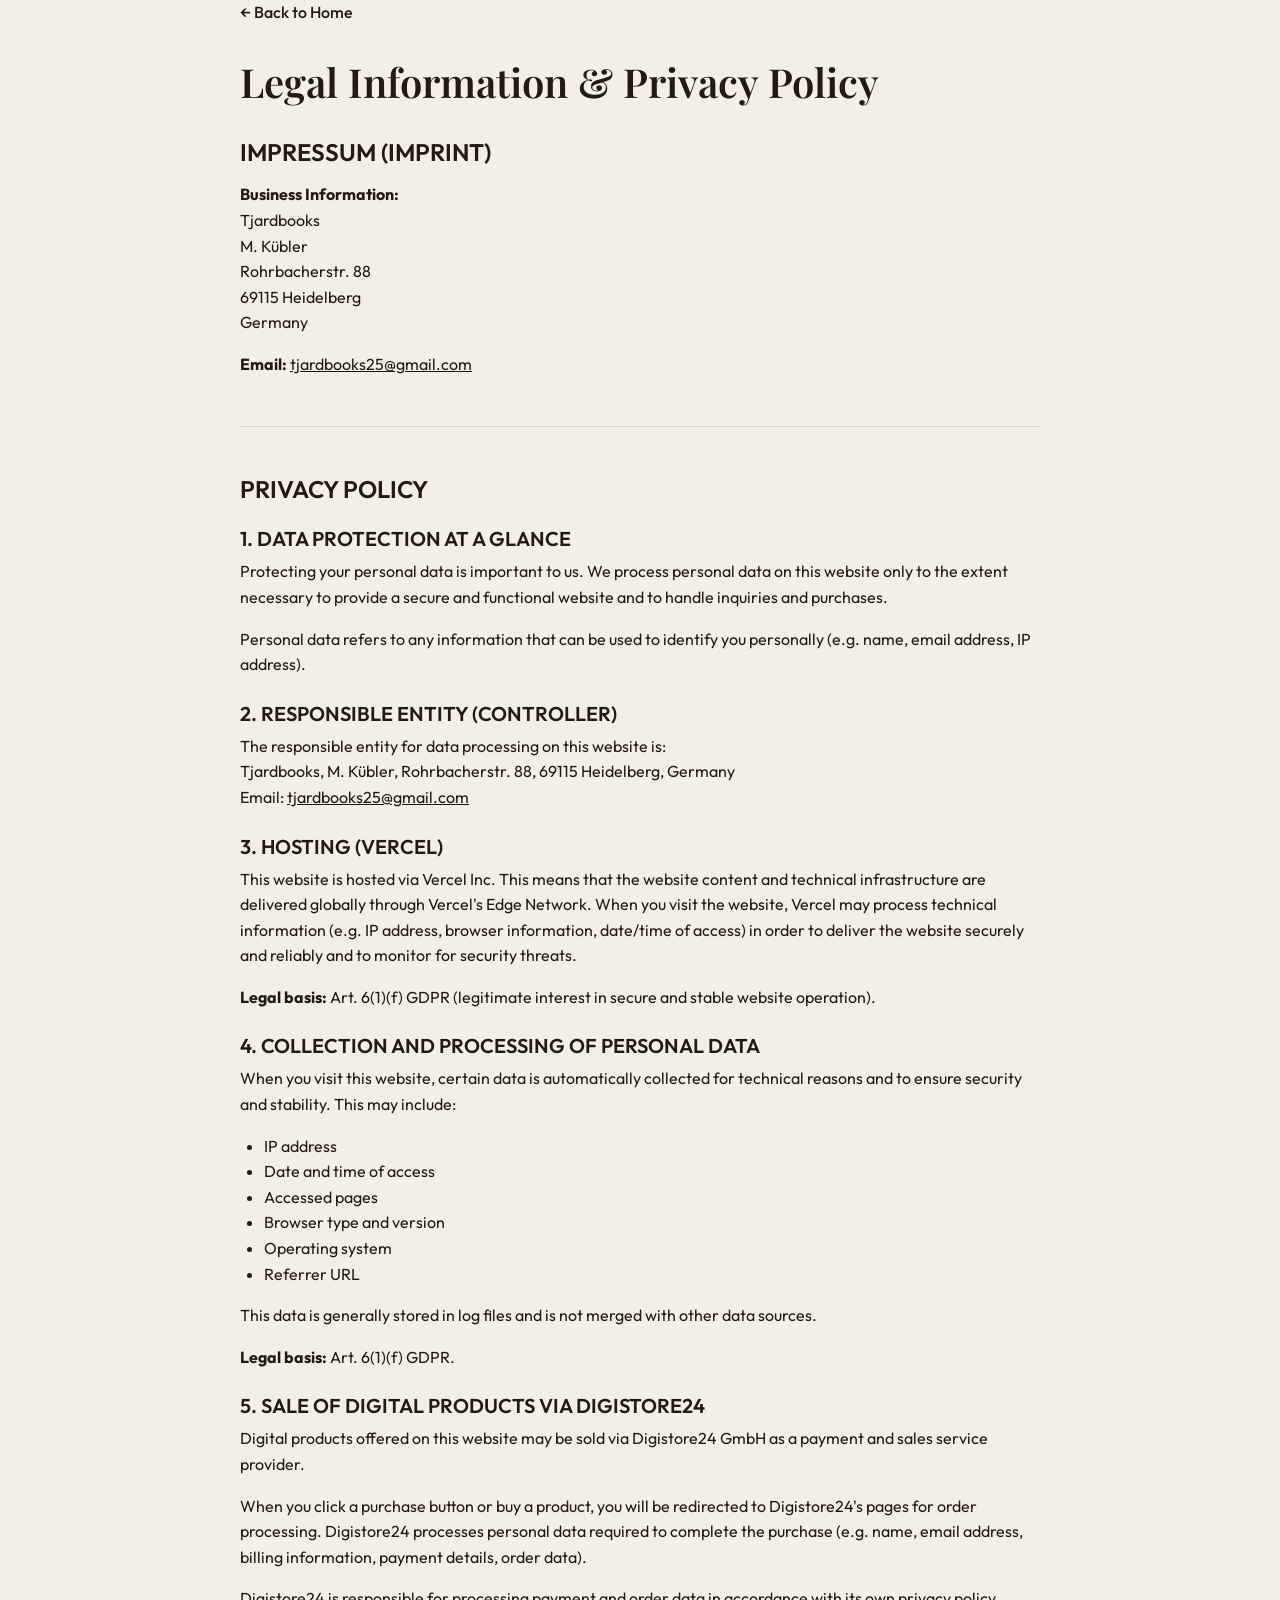
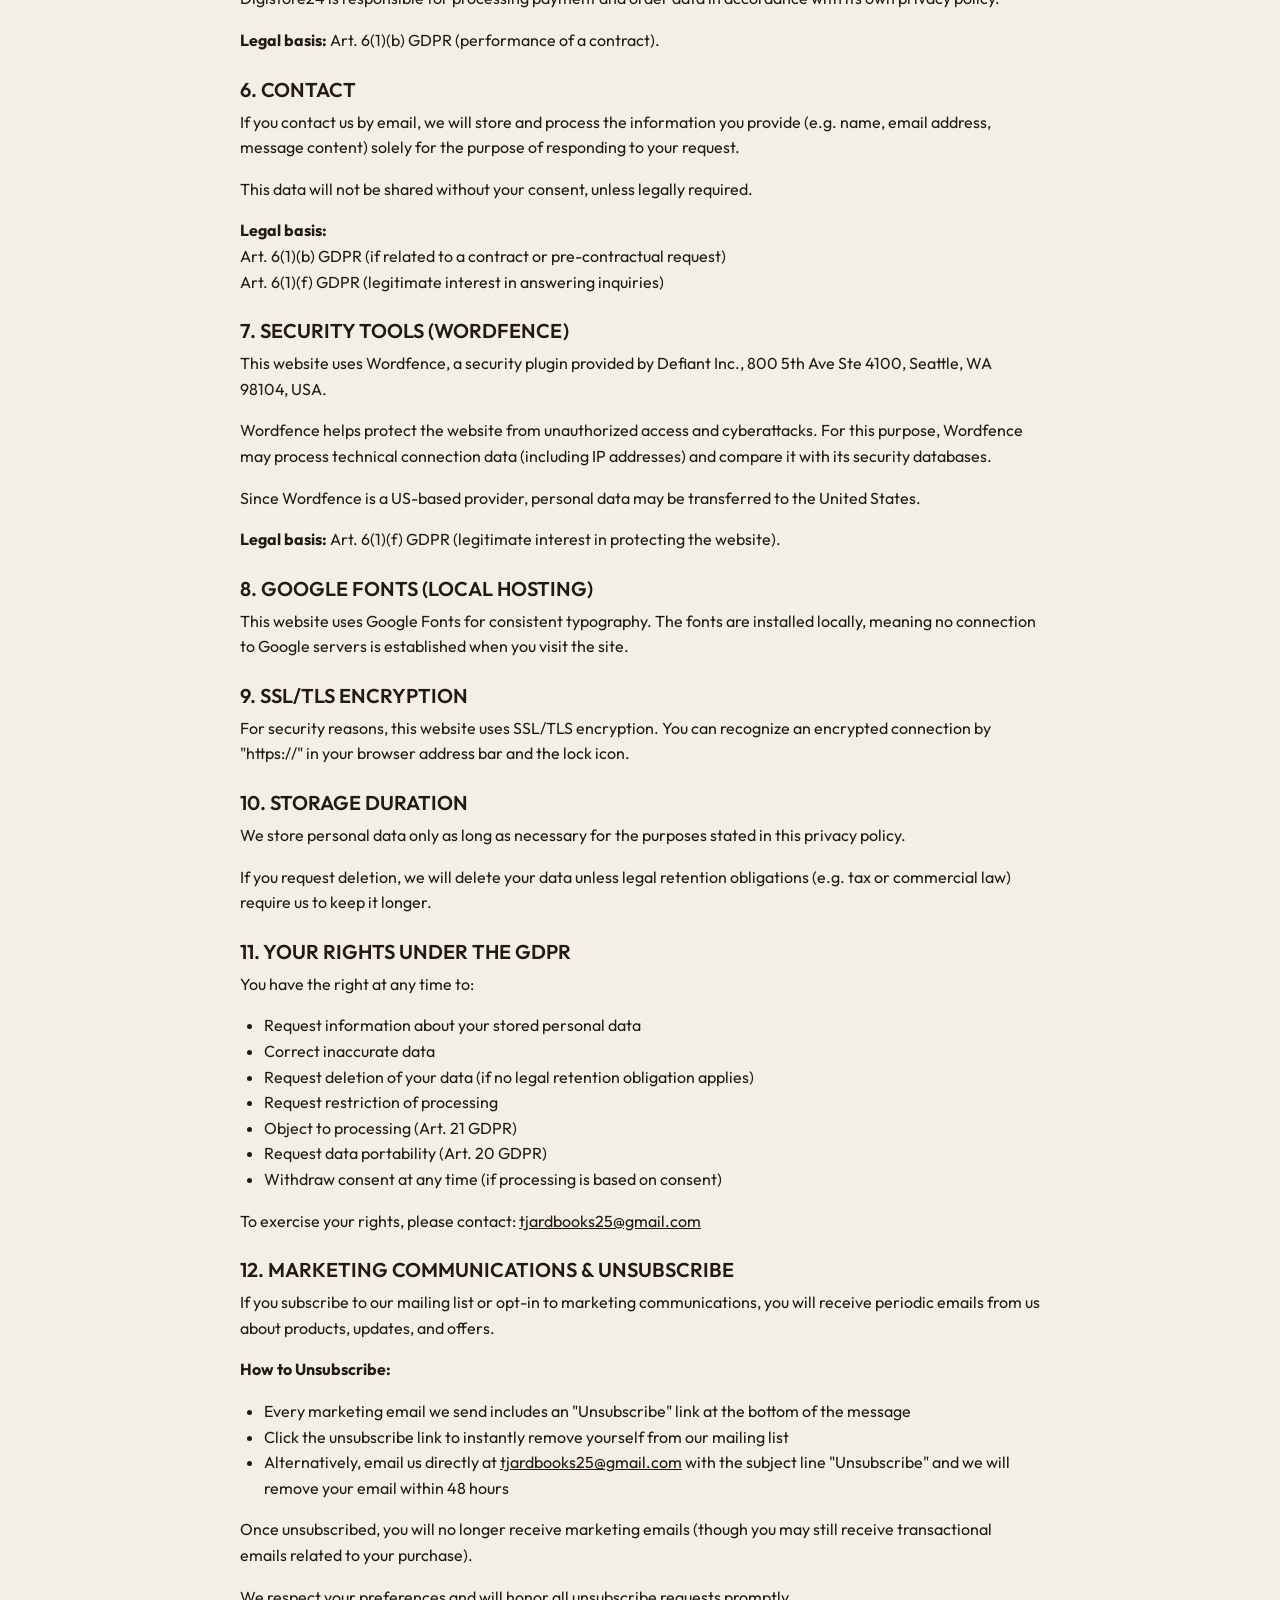
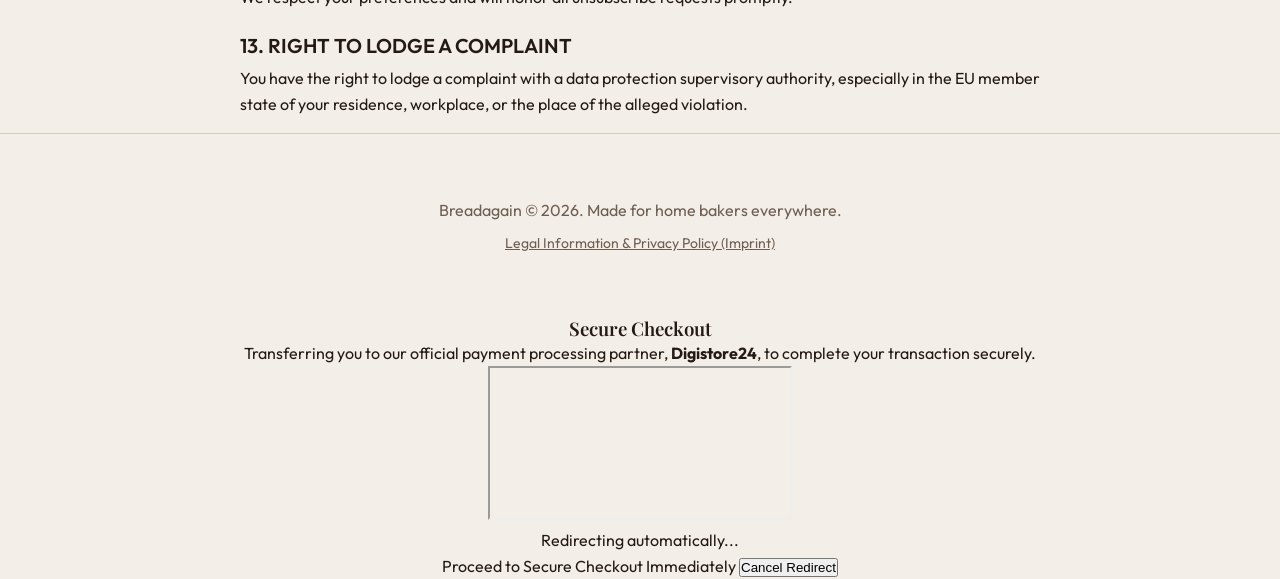
<file: legal.html>
<!DOCTYPE html>
<html lang="en">
<head>
    <!-- Google tag (gtag.js) -->
    <script async src="https://www.googletagmanager.com/gtag/js?id=G-JB2BKEYEM1"></script>
    <script>
      window.dataLayer = window.dataLayer || [];
      function gtag(){dataLayer.push(arguments);}
      gtag('js', new Date());

      gtag('config', 'G-JB2BKEYEM1');
    </script>
    
    <meta charset="UTF-8">
    <meta name="viewport" content="width=device-width, initial-scale=1.0">
    <title>Legal Information & Privacy Policy | Breadagain</title>
    
    <!-- Google Fonts -->
    <link rel="preconnect" href="https://fonts.googleapis.com">
    <link rel="preconnect" href="https://fonts.gstatic.com" crossorigin>
    <link href="https://fonts.googleapis.com/css2?family=Outfit:wght@300;400;500;600;700&family=Playfair+Display:ital,wght@0,400;0,600;1,400&display=swap" rel="stylesheet">
    
    <link rel="stylesheet" href="style.css">
    <style>
        .legal-content {
            padding: var(--spacing-lg) 0;
            max-width: 800px;
        }
        .legal-content h1 {
            font-size: 2.5rem;
            margin-bottom: 2rem;
            color: var(--primary-color);
        }
        .legal-content h2 {
            font-size: 1.5rem;
            margin-top: 2rem;
            margin-bottom: 1rem;
            font-family: 'Outfit', sans-serif;
            font-weight: 600;
        }
        .legal-content h3 {
            font-size: 1.25rem;
            margin-top: 1.5rem;
            margin-bottom: 0.5rem;
            font-family: 'Outfit', sans-serif;
        }
        .legal-content p, .legal-content ul {
            margin-bottom: 1rem;
        }
        .legal-content ul {
            padding-left: 1.5rem;
        }
        .legal-content a {
            color: var(--primary-color);
            text-decoration: underline;
        }
        .back-link {
            display: inline-block;
            margin-bottom: 2rem;
            font-weight: 500;
            color: var(--primary-color);
            text-decoration: none !important;
        }
        .back-link:hover { text-decoration: underline !important; }
    </style>
</head>
<body>

    <section class="container legal-content">
        <a href="index.html" class="back-link">&larr; Back to Home</a>
        
        <h1>Legal Information & Privacy Policy</h1>

        <h2>IMPRESSUM (IMPRINT)</h2>
        <p><strong>Business Information:</strong><br>
        Tjardbooks<br>
        M. Kübler<br>
        Rohrbacherstr. 88<br>
        69115 Heidelberg<br>
        Germany</p>
        <p><strong>Email:</strong> <a href="mailto:tjardbooks25@gmail.com">tjardbooks25@gmail.com</a></p>

        <hr style="margin: 3rem 0; border: 0; border-top: 1px solid rgba(0,0,0,0.1);">

        <h2>PRIVACY POLICY</h2>

        <h3>1. DATA PROTECTION AT A GLANCE</h3>
        <p>Protecting your personal data is important to us. We process personal data on this website only to the extent necessary to provide a secure and functional website and to handle inquiries and purchases.</p>
        <p>Personal data refers to any information that can be used to identify you personally (e.g. name, email address, IP address).</p>

        <h3>2. RESPONSIBLE ENTITY (CONTROLLER)</h3>
        <p>The responsible entity for data processing on this website is:<br>
        Tjardbooks, M. Kübler, Rohrbacherstr. 88, 69115 Heidelberg, Germany<br>
        Email: <a href="mailto:tjardbooks25@gmail.com">tjardbooks25@gmail.com</a></p>

        <h3>3. HOSTING (VERCEL)</h3>
        <p>This website is hosted via Vercel Inc. This means that the website content and technical infrastructure are delivered globally through Vercel's Edge Network. When you visit the website, Vercel may process technical information (e.g. IP address, browser information, date/time of access) in order to deliver the website securely and reliably and to monitor for security threats.</p>
        <p><strong>Legal basis:</strong> Art. 6(1)(f) GDPR (legitimate interest in secure and stable website operation).</p>

        <h3>4. COLLECTION AND PROCESSING OF PERSONAL DATA</h3>
        <p>When you visit this website, certain data is automatically collected for technical reasons and to ensure security and stability. This may include:</p>
        <ul>
            <li>IP address</li>
            <li>Date and time of access</li>
            <li>Accessed pages</li>
            <li>Browser type and version</li>
            <li>Operating system</li>
            <li>Referrer URL</li>
        </ul>
        <p>This data is generally stored in log files and is not merged with other data sources.</p>
        <p><strong>Legal basis:</strong> Art. 6(1)(f) GDPR.</p>

        <h3>5. SALE OF DIGITAL PRODUCTS VIA DIGISTORE24</h3>
        <p>Digital products offered on this website may be sold via Digistore24 GmbH as a payment and sales service provider.</p>
        <p>When you click a purchase button or buy a product, you will be redirected to Digistore24's pages for order processing. Digistore24 processes personal data required to complete the purchase (e.g. name, email address, billing information, payment details, order data).</p>
        <p>Digistore24 is responsible for processing payment and order data in accordance with its own privacy policy.</p>
        <p><strong>Legal basis:</strong> Art. 6(1)(b) GDPR (performance of a contract).</p>

        <h3>6. CONTACT</h3>
        <p>If you contact us by email, we will store and process the information you provide (e.g. name, email address, message content) solely for the purpose of responding to your request.</p>
        <p>This data will not be shared without your consent, unless legally required.</p>
        <p><strong>Legal basis:</strong><br>
        Art. 6(1)(b) GDPR (if related to a contract or pre-contractual request)<br>
        Art. 6(1)(f) GDPR (legitimate interest in answering inquiries)</p>

        <h3>7. SECURITY TOOLS (WORDFENCE)</h3>
        <p>This website uses Wordfence, a security plugin provided by Defiant Inc., 800 5th Ave Ste 4100, Seattle, WA 98104, USA.</p>
        <p>Wordfence helps protect the website from unauthorized access and cyberattacks. For this purpose, Wordfence may process technical connection data (including IP addresses) and compare it with its security databases.</p>
        <p>Since Wordfence is a US-based provider, personal data may be transferred to the United States.</p>
        <p><strong>Legal basis:</strong> Art. 6(1)(f) GDPR (legitimate interest in protecting the website).</p>

        <h3>8. GOOGLE FONTS (LOCAL HOSTING)</h3>
        <p>This website uses Google Fonts for consistent typography. The fonts are installed locally, meaning no connection to Google servers is established when you visit the site.</p>

        <h3>9. SSL/TLS ENCRYPTION</h3>
        <p>For security reasons, this website uses SSL/TLS encryption. You can recognize an encrypted connection by "https://" in your browser address bar and the lock icon.</p>

        <h3>10. STORAGE DURATION</h3>
        <p>We store personal data only as long as necessary for the purposes stated in this privacy policy.</p>
        <p>If you request deletion, we will delete your data unless legal retention obligations (e.g. tax or commercial law) require us to keep it longer.</p>

        <h3>11. YOUR RIGHTS UNDER THE GDPR</h3>
        <p>You have the right at any time to:</p>
        <ul>
            <li>Request information about your stored personal data</li>
            <li>Correct inaccurate data</li>
            <li>Request deletion of your data (if no legal retention obligation applies)</li>
            <li>Request restriction of processing</li>
            <li>Object to processing (Art. 21 GDPR)</li>
            <li>Request data portability (Art. 20 GDPR)</li>
            <li>Withdraw consent at any time (if processing is based on consent)</li>
        </ul>
        <p>To exercise your rights, please contact: <a href="mailto:tjardbooks25@gmail.com">tjardbooks25@gmail.com</a></p>

        <h3>12. MARKETING COMMUNICATIONS & UNSUBSCRIBE</h3>
        <p>If you subscribe to our mailing list or opt-in to marketing communications, you will receive periodic emails from us about products, updates, and offers.</p>
        <p><strong>How to Unsubscribe:</strong></p>
        <ul>
            <li>Every marketing email we send includes an "Unsubscribe" link at the bottom of the message</li>
            <li>Click the unsubscribe link to instantly remove yourself from our mailing list</li>
            <li>Alternatively, email us directly at <a href="mailto:tjardbooks25@gmail.com">tjardbooks25@gmail.com</a> with the subject line "Unsubscribe" and we will remove your email within 48 hours</li>
        </ul>
        <p>Once unsubscribed, you will no longer receive marketing emails (though you may still receive transactional emails related to your purchase).</p>
        <p>We respect your preferences and will honor all unsubscribe requests promptly.</p>

        <h3>13. RIGHT TO LODGE A COMPLAINT</h3>
        <p>You have the right to lodge a complaint with a data protection supervisory authority, especially in the EU member state of your residence, workplace, or the place of the alleged violation.</p>
    </section>

    <footer>
        <div class="container">
            <p>Breadagain &copy; 2026. Made for home bakers everywhere.</p>
            <p style="margin-top: 0.5rem; font-size: 0.875rem;"><a href="legal.html" style="color: var(--primary-color); text-decoration: underline;">Legal Information & Privacy Policy (Imprint)</a></p>
        </div>
    </footer>

    
    <!-- Checkout Interstitial Modal -->
    <div id="checkout-modal" class="fixed inset-0 z-[10000] hidden items-center justify-center transition-all">
        <div class="absolute inset-0 bg-gray-900/80 backdrop-blur-md" onclick="cancelCheckout()"></div>
        <div class="relative bg-white rounded-2xl shadow-2xl w-full max-w-md mx-4 overflow-hidden transform scale-95 opacity-0 transition-all duration-300 border-2 border-brand/20" id="checkout-modal-content">
            
            <div class="p-8 pb-6 text-center">
                <div class="w-16 h-16 bg-blue-50 text-blue-600 rounded-full flex items-center justify-center mx-auto mb-5 shadow-inner border border-blue-100">
                    <i data-lucide="shield-check" class="w-8 h-8"></i>
                </div>
                <h3 class="text-2xl font-bold text-gray-900 mb-2">Secure Checkout</h3>
                <p class="text-gray-500 text-sm leading-relaxed mb-6">Transferring you to our official payment processing partner, <strong>Digistore24</strong>, to complete your transaction securely.</p>
                
                <!-- Digistore Sandboxed Iframe (Prevents Main DOM Hijacking) -->
                <div class="flex justify-center items-center bg-gray-50/50 rounded-xl mb-6 relative overflow-hidden w-full h-[80px]">
                    <iframe srcdoc="&lt;!DOCTYPE html&gt;&lt;html&gt;&lt;head&gt;&lt;style&gt;body { margin: 0; display: flex; justify-content: center; align-items: center; background: transparent; overflow: hidden; }&lt;/style&gt;&lt;/head&gt;&lt;body&gt;&lt;script type='text/javascript' src='https://www.digistore24.com/trusted-badge/44045/KjfjLyEIMXED85P/salespage'&gt;&lt;/script&gt;&lt;/body&gt;&lt;/html&gt;" class="w-[300px] h-[100px] border-none absolute" scrolling="no"></iframe>
                </div>
                
                <div class="flex items-center justify-center gap-3 text-sm font-bold text-brand bg-brand/10 w-full px-5 py-3 rounded-xl mb-4">
                    <div class="w-4 h-4 border-2 border-brand border-t-transparent rounded-full animate-spin"></div>
                    Redirecting automatically...
                </div>
                
                <!-- Explicit Cancellation options added based on User Feedback -->
                <div class="flex flex-col gap-2">
                    <a id="checkout-fallback" href="https://www.checkout-ds24.com/product/681362" class="block w-full py-2.5 bg-gray-900 text-white rounded-lg text-sm font-semibold hover:bg-gray-800 transition-colors">
                        Proceed to Secure Checkout Immediately
                    </a>
                    <button onclick="cancelCheckout()" class="block w-full py-2 text-gray-500 hover:text-gray-900 hover:bg-gray-100 rounded-lg text-sm font-medium transition-colors">
                        Cancel Redirect
                    </button>
                </div>
            </div>
        </div>
    </div>
    
    <script>
        let checkoutTimeoutId = null;

        function triggerCheckout(e, checkoutUrl) {
            if (e) e.preventDefault();
            const modal = document.getElementById('checkout-modal');
            const content = document.getElementById('checkout-modal-content');
            
            modal.classList.remove('hidden');
            modal.classList.add('flex');
            document.body.style.overflow = 'hidden';
            
            // Trigger animation
            setTimeout(() => {
                content.classList.remove('scale-95', 'opacity-0');
                content.classList.add('scale-100', 'opacity-100');
            }, 10);
            
            if (window.lucide) window.lucide.createIcons();
            
            // Execute redirect after 6.0 seconds to give ample cancellation time
            checkoutTimeoutId = setTimeout(() => {
                window.location.href = checkoutUrl;
            }, 6000); 
        }

        function cancelCheckout() {
            if (checkoutTimeoutId) clearTimeout(checkoutTimeoutId);
            
            const modal = document.getElementById('checkout-modal');
            const content = document.getElementById('checkout-modal-content');
            
            content.classList.add('scale-95', 'opacity-0');
            content.classList.remove('scale-100', 'opacity-100');
            
            setTimeout(() => {
                modal.classList.add('hidden');
                modal.classList.remove('flex');
                document.body.style.overflow = '';
            }, 300);
        }
    </script>
</body>
</html>
</file>
<file: style.css>
:root {
  /* Core backgrounds */
  --bg-main: #F3EEE7;
  --bg-alt: #E8DFD2;
  --bg-card: #FFFDF9;
  --border-color: #D8C9B4;

  /* Text */
  --text-primary: #241A14;
  --text-secondary: #3A2F28;
  --text-muted: #6F5E52;

  /* Brand Accents */
  --cta-btn: #D69A3A;
  --cta-hover: #C98A3D;
  --accent-brown: #A7642A;
  --crust-brown: #6B3A1E;
  --accent-wheat: #8C8B5A;
  --accent-butter: #F6E2B3;

  /* Layout */
  --spacing-section: 6rem;
  --container-width: 900px;
  --border-radius: 8px;
}

* {
  box-sizing: border-box;
  margin: 0;
  padding: 0;
}

body {
  font-family: 'Outfit', -apple-system, sans-serif;
  background-color: var(--bg-main);
  color: var(--text-primary);
  line-height: 1.6;
  -webkit-font-smoothing: antialiased;
}

h1, h2, h3, h4, h5 {
  font-family: 'Playfair Display', Georgia, serif;
  color: var(--text-primary);
  line-height: 1.2;
  font-weight: 600;
}

a {
  text-decoration: none;
  color: inherit;
}

img {
  max-width: 100%;
  height: auto;
  display: block;
  border-radius: var(--border-radius);
}

.container {
  max-width: var(--container-width);
  margin: 0 auto;
  padding: 0 1.5rem;
}

.text-center { text-align: center; }
.mt-1 { margin-top: 1rem; }
.mt-2 { margin-top: 2rem; }
.mt-3 { margin-top: 3rem; }

/* Buttons */
.btn {
  display: inline-flex;
  align-items: center;
  justify-content: center;
  background-color: var(--cta-btn);
  color: var(--text-primary);
  padding: 1.2rem 3rem;
  font-size: 1.125rem;
  font-family: 'Outfit', sans-serif;
  font-weight: 600;
  border-radius: 4px; /* Clean rounded corners, not pill */
  border: none;
  cursor: pointer;
  transition: background-color 0.2s ease, transform 0.2s ease;
  min-width: 260px;
  box-shadow: 0 4px 12px rgba(214, 154, 58, 0.25); /* subtle premium shadow */
}

.btn:hover {
  background-color: var(--cta-hover);
  transform: translateY(-2px);
}

.microcopy {
  display: block;
  font-size: 0.875rem;
  color: var(--text-muted);
  margin-top: 0.5rem;
}

/* Sections */
section {
  padding: var(--spacing-section) 0;
}

section:nth-child(even) {
  background-color: var(--bg-alt);
}

/* 1. HERO */
.hero {
  text-align: center;
  padding-top: 7rem;
  padding-bottom: var(--spacing-section);
}

.hero h1 {
  font-size: clamp(2.5rem, 6vw, 4rem);
  max-width: 800px;
  margin: 0 auto 1.5rem;
}

.hero p {
  font-size: clamp(1.25rem, 2.5vw, 1.5rem);
  color: var(--text-secondary);
  max-width: 600px;
  margin: 0 auto 2.5rem;
}

.hero-image {
  margin-top: 4rem;
  position: relative;
  box-shadow: 0 15px 40px rgba(107, 58, 30, 0.08); /* warm crust shadow */
  border-radius: var(--border-radius);
}

/* 2. BEFORE / AFTER */
.before-after h2 {
  text-align: center;
  font-size: clamp(2rem, 4vw, 3rem);
  margin-bottom: 3rem;
}

.comparison-wrapper {
  position: relative;
  margin-bottom: 2rem;
}

.comparison-image {
  width: 100%;
  box-shadow: 0 10px 30px rgba(0,0,0,0.06);
}

.comparison-labels {
  display: flex;
  justify-content: space-between;
  margin-top: 1.5rem;
}

.label-column {
  width: 48%;
  background-color: var(--bg-card);
  padding: 1.5rem;
  border-radius: var(--border-radius);
  border: 1px solid var(--border-color);
}

.label-column h4 {
  font-family: 'Outfit', sans-serif;
  font-size: 1rem;
  text-transform: uppercase;
  letter-spacing: 0.05em;
  margin-bottom: 1rem;
  color: var(--crust-brown);
}

.label-list {
  list-style: none;
  font-size: 1rem;
  color: var(--text-secondary);
}

.label-list li {
  margin-bottom: 0.5rem;
  display: flex;
  align-items: center;
}

.label-list li::before {
  content: "•";
  margin-right: 0.5rem;
  color: var(--accent-brown);
}

.reframe-text {
  text-align: center;
  font-size: 1.5rem;
  font-family: 'Playfair Display', serif;
  color: var(--crust-brown);
  margin-top: 3rem;
  font-weight: 600;
}

/* 3. REFRAME SECTION */
.reframe-section {
  text-align: center;
  max-width: 700px;
  margin: 0 auto;
}

.reframe-section p {
  font-size: 1.5rem;
  color: var(--text-secondary);
  margin-bottom: 1rem;
  line-height: 1.5;
}

/* 4 & 5. PRODUCT INTRO & WHATS INSIDE */
.product-intro {
  text-align: center;
}

.product-intro h2 {
  font-size: clamp(2rem, 4vw, 3rem);
  margin-bottom: 1rem;
}

.product-intro p {
  font-size: 1.25rem;
  color: var(--text-secondary);
  max-width: 600px;
  margin: 0 auto 4rem;
}

.preview-grid {
  display: grid;
  grid-template-columns: repeat(3, 1fr);
  gap: 2rem;
  margin-bottom: 4rem;
}

.preview-item img {
  border: 1px solid var(--border-color);
  box-shadow: 0 10px 25px rgba(0,0,0,0.04);
  margin-bottom: 1rem;
  cursor: pointer;
  transition: transform 0.3s ease, box-shadow 0.3s ease;
}

.preview-item img:hover {
  transform: scale(1.03);
  box-shadow: 0 15px 35px rgba(107, 58, 30, 0.08);
}

.preview-item p {
  font-size: 1rem;
  color: var(--text-secondary);
  font-weight: 500;
  text-align: center;
}

/* Lightbox Modal */
.lightbox-modal {
  display: none;
  position: fixed;
  z-index: 1000;
  top: 0; left: 0;
  width: 100%; height: 100%;
  background-color: rgba(36, 26, 20, 0.85); /* Dark overlay */
  align-items: center;
  justify-content: center;
  opacity: 0;
  pointer-events: none;
  transition: opacity 0.3s ease;
}

.lightbox-modal.active {
  opacity: 1;
  pointer-events: auto;
}

.lightbox-modal img {
  max-width: 90%;
  max-height: 90vh;
  border-radius: var(--border-radius);
  box-shadow: 0 20px 50px rgba(0,0,0,0.5);
  transform: scale(0.95);
  transition: transform 0.3s ease;
}

.lightbox-modal.active img {
  transform: scale(1);
}

.lightbox-close {
  position: absolute;
  top: 2rem;
  right: 2.5rem;
  color: #F3EEE7;
  font-size: 3rem;
  font-family: sans-serif;
  cursor: pointer;
  line-height: 1;
  user-select: none;
  transition: color 0.2s ease;
}

.lightbox-close:hover {
  color: #D69A3A;
}

.bullets-box {
  background-color: var(--bg-card);
  padding: 3rem;
  border-radius: var(--border-radius);
  border: 1px solid var(--border-color);
  max-width: 700px;
  margin: 0 auto;
}

.bullets-box ul {
  list-style: none;
  font-size: 1.25rem;
  color: var(--text-secondary);
}

.bullets-box li {
  margin-bottom: 1rem;
  display: flex;
  align-items: flex-start;
}

.bullets-box li::before {
  content: "✓";
  color: var(--accent-brown);
  margin-right: 1rem;
  font-weight: bold;
}

/* 6. OFFER SECTION */
.offer {
  text-align: center;
}

.offer h2 {
  font-size: clamp(2rem, 4vw, 3rem);
  margin-bottom: 2rem;
}

/* 7. TRUST / MAKER */
.trust-section {
  display: grid;
  grid-template-columns: 1fr 1fr;
  gap: 4rem;
  align-items: center;
}

.trust-image img {
  box-shadow: 0 15px 40px rgba(107, 58, 30, 0.08);
}

.trust-content {
  font-size: 1.5rem;
  font-family: 'Playfair Display', serif;
  color: var(--crust-brown);
  line-height: 1.4;
}

/* 8. FINAL CTA */
.final-cta {
  text-align: center;
}

.final-cta h2 {
  font-size: clamp(2rem, 4vw, 3rem);
  margin-bottom: 2.5rem;
  max-width: 700px;
  margin-left: auto;
  margin-right: auto;
}

/* REVIEWS SECTION */
.reviews h2 {
  text-align: center;
  margin-bottom: 3rem;
}

.reviews-grid {
  display: grid;
  grid-template-columns: repeat(auto-fit, minmax(300px, 1fr));
  gap: 2rem;
}

.review-card {
  background-color: var(--bg-card);
  padding: 2.5rem;
  border-radius: var(--border-radius);
  border: 1px solid var(--border-color);
  display: flex;
  flex-direction: column;
}

.review-stars {
  color: var(--cta-btn);
  font-size: 1.5rem;
  margin-bottom: 1rem;
  letter-spacing: 2px;
}

.review-text {
  font-size: 1rem;
  color: var(--text-secondary);
  line-height: 1.6;
  margin-bottom: 1.5rem;
  flex-grow: 1;
  font-style: italic;
}

.review-author {
  font-weight: 600;
  color: var(--text-primary);
  font-family: 'Outfit', sans-serif;
}

/* 8. GUARANTEE SECTION */
.guarantee-container {
  display: flex;
  justify-content: center;
}

.guarantee-box {
  background-color: var(--bg-card);
  border: 2px solid var(--border-color);
  border-radius: var(--border-radius);
  padding: 4rem;
  max-width: 800px;
  text-align: center;
  box-shadow: 0 10px 40px rgba(0,0,0,0.02);
}

.guarantee-box h2 {
  font-size: clamp(2rem, 4vw, 2.5rem);
  margin-bottom: 0.5rem;
  color: var(--crust-brown);
}

.guarantee-box h3 {
  font-family: 'Outfit', sans-serif;
  font-size: 1.125rem;
  font-weight: 500;
  color: var(--crust-brown);
  opacity: 0.8;
  margin-bottom: 2rem;
  text-transform: uppercase;
  letter-spacing: 0.05em;
}

.guarantee-box p {
  font-size: 1.125rem;
  color: var(--text-secondary);
  margin-bottom: 1.5rem;
  line-height: 1.6;
}

.guarantee-box p:last-child {
  margin-bottom: 0;
  font-weight: 600;
  color: var(--text-primary);
  font-size: 1.25rem;
  margin-top: 2.5rem;
  color: var(--crust-brown);
}

/* FOOTER */
footer {
  text-align: center;
  padding: 4rem 0;
  border-top: 1px solid var(--border-color);
  color: var(--text-muted);
}

.footer-logo {
  max-width: 150px;
  margin: 0 auto 2rem;
  opacity: 0.9;
}

footer a {
  text-decoration: underline;
  color: var(--text-secondary);
  font-size: 0.875rem;
}

/* MOBILE RESPONSIVE */
@media (max-width: 768px) {
  :root {
    --spacing-section: 4rem;
  }
  
  .hero {
    padding-top: 4rem;
  }
  
  .comparison-labels {
    flex-direction: column;
    gap: 1rem;
  }
  
  .label-column {
    width: 100%;
  }

  .preview-grid {
    grid-template-columns: 1fr;
    gap: 3rem;
  }
  
  .trust-section {
    grid-template-columns: 1fr;
    gap: 2rem;
    text-align: center;
  }
  
  .bullets-box {
    padding: 2rem 1.5rem;
  }
  
  .btn {
    width: 100%;
  }
}
</file>
